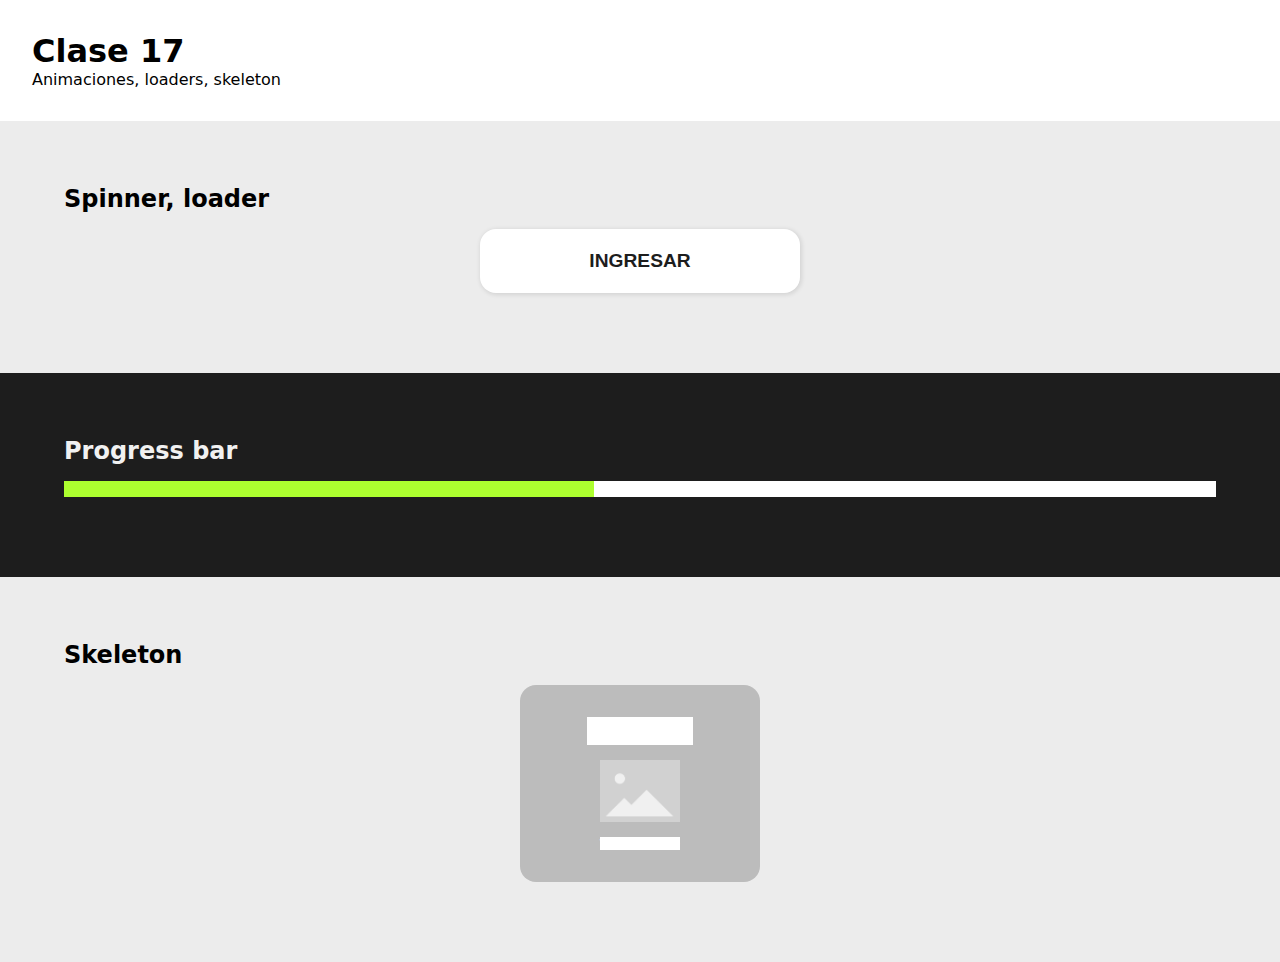
<file: loader-progressbar-skeleton-main/index.html>
<!DOCTYPE html>
<html lang="es">
<head>
    <meta charset="UTF-8">
    <meta http-equiv="X-UA-Compatible" content="IE=edge">
    <meta name="viewport" content="width=device-width, initial-scale=1.0">
    <title>Clase 17</title>

    <link rel="stylesheet" href="./styles.css">
</head>
<body>
    <header>
        <h1>Clase 17</h1>
        <p>Animaciones, loaders, skeleton</p>
    </header>

    <section>
        <h2>Spinner, loader</h2>
        <button>
            <img class="oculto" src="./loader.gif" alt="">
            <span >INGRESAR</span>
        </button>
    </section>
    
    <section class="bg-dark">
        <h2>Progress bar</h2>
        
        <div id="barra">
            <div id="relleno"></div>
        </div>

    </section>
        
            
    <section id="pokemon">
        <h2>Skeleton</h2>
        <article class="skeleton">
            <h2>Nombre</h2>
            <img src="./imgplaceholder.png" alt="pokemon">
            <h6>Tipo: especie</h6>
        </article>
    </section> 



    <script src="./app.js"></script>
</body>
</html>
</file>
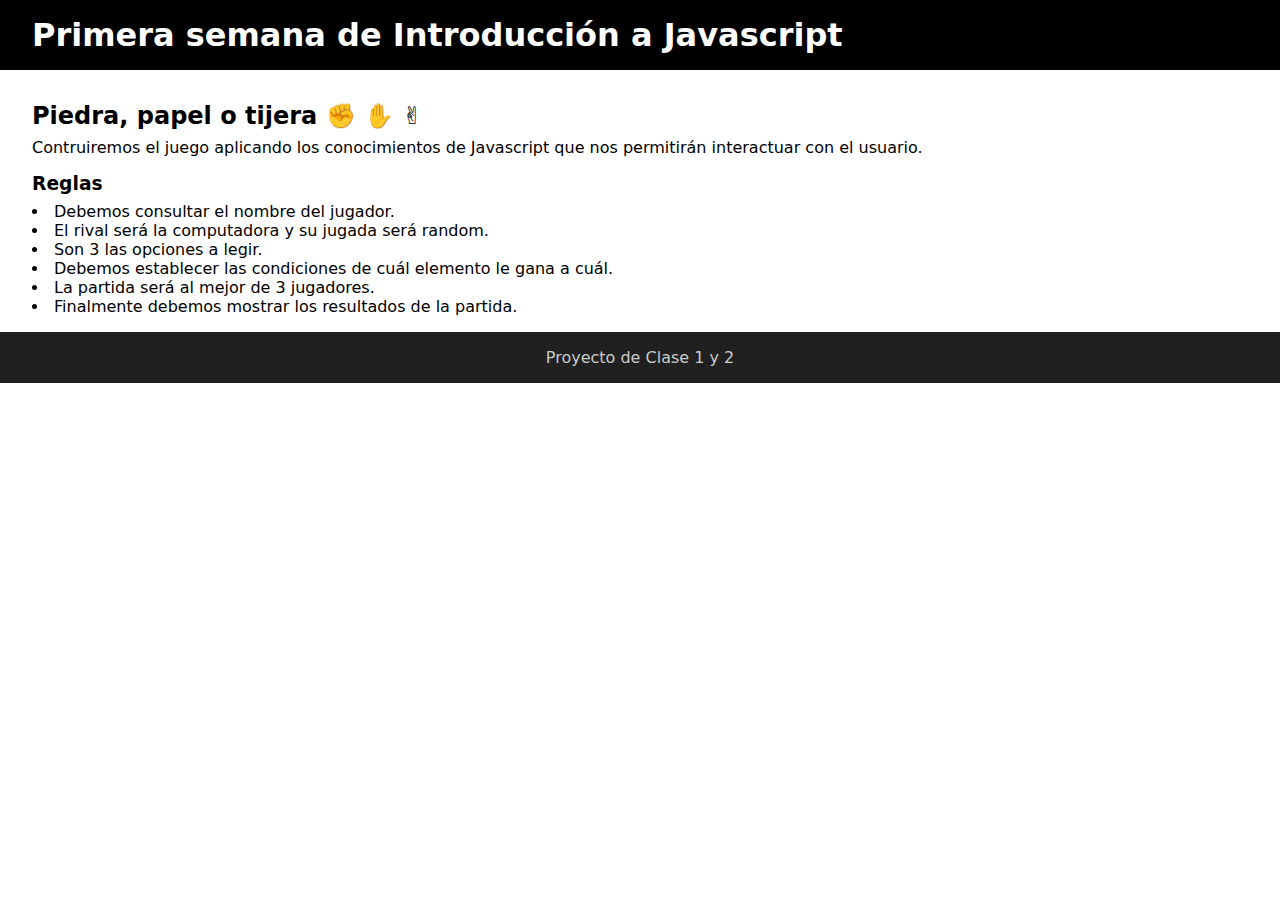
<file: Semana01/index.html>
<!DOCTYPE html>
<html lang="es">

<head>
    <meta charset="UTF-8">
    <meta http-equiv="X-UA-Compatible" content="IE=edge">
    <meta name="viewport" content="width=device-width, initial-scale=1.0">
    <title>Semana 1 - Frontend 2</title>
    <link rel="stylesheet" href="./styles.css">
</head>

<body>

    <header>
        <h1>Primera semana de Introducción a Javascript</h1>
    </header>
    <main>
        <h2>Piedra, papel o tijera <span>✊ ✋ ✌</span></h2>
        <p>Contruiremos el juego aplicando los conocimientos de Javascript que nos permitirán interactuar con el
            usuario.</p>
        <h3>Reglas</h3>
        <ul>
            <li>Debemos consultar el nombre del jugador.</li>
            <li>El rival será la computadora y su jugada será random.</li>
            <li>Son 3 las opciones a legir.</li>
            <li>Debemos establecer las condiciones de cuál elemento le gana a cuál.</li>
            <li>La partida será al mejor de 3 jugadores.</li>
            <li>Finalmente debemos mostrar los resultados de la partida.</li>
        </ul>
    </main>
    <footer>
        Proyecto de Clase 1 y 2
    </footer>
    <!-- <script> 
        console.log("Tratar de dominar al mundo");
    </script> -->



    <!-- 👇 Comentar o descomentar para conectar con el script -->
    <script src="./clase1.js"></script>

    <!-- <script src="./clase2.js"></script>
    <script src="./clase2Bis.js"></script> -->


</body>

</html>
</file>
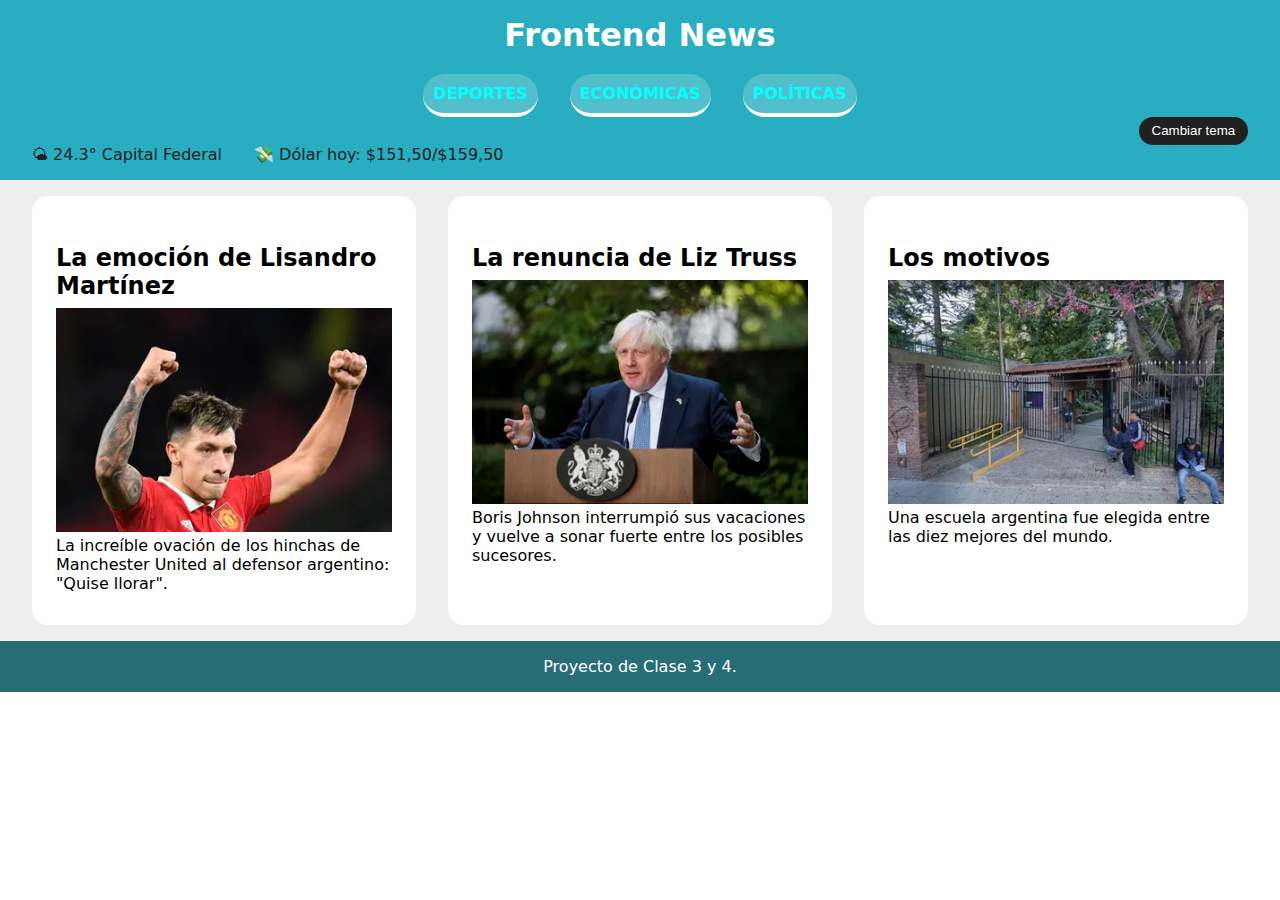
<file: Semana02/index.html>
<!DOCTYPE html>
<html lang="es">

<head>
    <meta charset="UTF-8">
    <meta http-equiv="X-UA-Compatible" content="IE=edge">
    <meta name="viewport" content="width=device-width, initial-scale=1.0">
    <title>Semana 2 - Frontend 2</title>
    <link rel="stylesheet" href="./styles.css">
</head>

<body>

    <header>
        <h1>Frontend News</h1>
        <nav>
            <ul>
                <li>Deportes</li>
                <li>Económicas</li>
                <li>Políticas</li>
            </ul>
        </nav>
        <div class="tema">
            <button>Cambiar tema</button>
        </div>
        <div class="info">
            <p class="clima">🌤 24.3° Capital Federal</p>
            <p class="dolar">💸 Dólar hoy: $151,50/$159,50</p>
        </div>
    </header>

    <main class="noticias">
        <article>
            <h2>La emoción de Lisandro Martínez</h2>
            <img src="./img/futbol.webp" alt="">
            <p>La increíble ovación de los hinchas de Manchester United al defensor argentino: "Quise llorar".</p>
        </article>

        <article>
            <h2> La renuncia de Liz Truss</h2>
            <img src="./img/boris.webp" alt="">
            <p>Boris Johnson interrumpió sus vacaciones y vuelve a sonar fuerte entre los posibles sucesores.</p>
        </article>

        <article>
            <h2>Los motivos</h2>
            <img src="./img/escuela.webp" alt="">
            <p>Una escuela argentina fue elegida entre las diez mejores del mundo.</p>
        </article>

    </main>
    <footer>
        Proyecto de Clase 3 y 4.
    </footer>

    <!-- 👇 Comentar o descomentar para conectar con el script -->
    <script src="./clase3.js"></script>
    <!-- <script src="./clase4.js"></script> -->


</body>

</html>
</file>
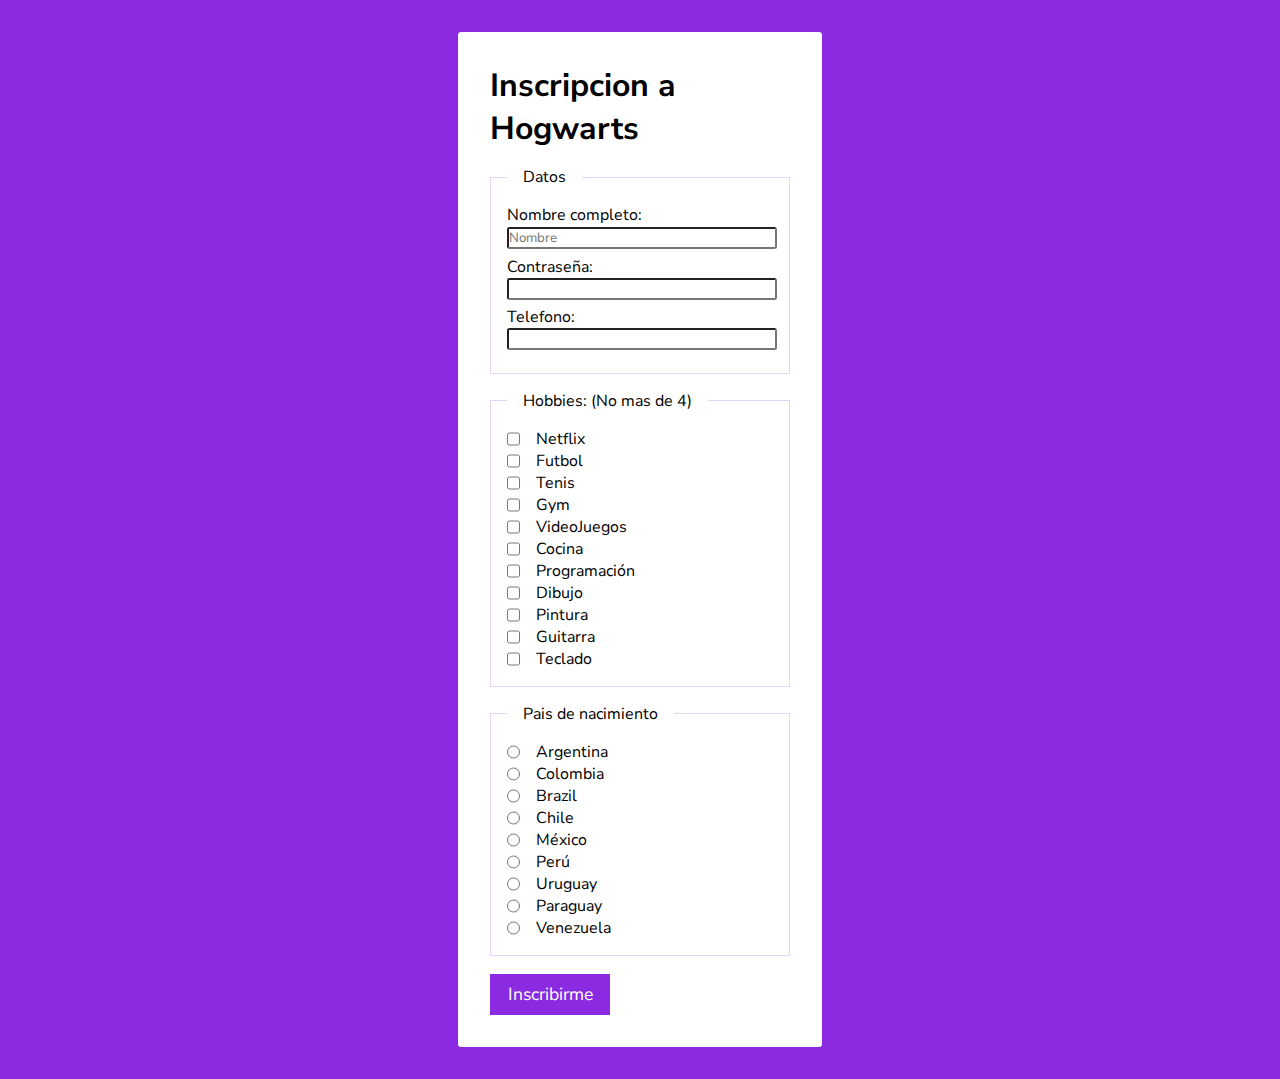
<file: Semana04/index.html>
<!DOCTYPE html>
<html lang="es">

<head>
  <meta charset="UTF-8">
  <meta http-equiv="X-UA-Compatible" content="IE=edge">
  <meta name="viewport" content="width=device-width, initial-scale=1.0">
  <link rel="stylesheet" href="./css/styles.css">
  <title>Semana 4</title>
</head>

<body>
  <form>
    <h1>Inscripcion a Hogwarts</h1>
    <fieldset class="datos">
      <legend>Datos</legend>

      <label for="nom">
        <span>
          Nombre completo:
        </span>
        <input type="text" class="" name="nom" id="nom" autocomplete="off" placeholder="Nombre">
      </label>
      
      <label for="pass">Contraseña:</label>
      <input type="password" name="pass" id="pass">

      <label for="tel">Telefono:</label>
      <input type="text" name="tel" id="tel">

    </fieldset>

    <fieldset id="listado-hobbies">
      <legend>Hobbies: (No mas de 4)</legend>
      <div class="formGroup">
        <input type="checkbox" name="hobbies" id="Netflix">
        <label for="Netflix">Netflix</label>
      </div>
      <div class="formGroup">
        <input type="checkbox" name="hobbies" id="Futbol">
        <label for="Futbol">Futbol</label>
      </div>
      <div class="formGroup">
        <input type="checkbox" name="hobbies" id="Tenis">
        <label for="Tenis">Tenis</label>
      </div>
      <div class="formGroup">
        <input type="checkbox" name="hobbies" id="Gym" >
        <label for="Gym">Gym</label>
      </div>
      <div class="formGroup">
        <input type="checkbox" name="hobbies" id="VideoJuegos">
        <label for="VideoJuegos">VideoJuegos</label>
      </div>
      <div class="formGroup">
        <input type="checkbox" name="hobbies" id="Cocina">
        <label for="Cocina">Cocina</label>
      </div>
      <div class="formGroup">
        <input type="checkbox" name="hobbies" id="Programación">
        <label for="Programacion">Programación</label>
      </div>
      <div class="formGroup">
        <input type="checkbox" name="hobbies" id="Dibujo">
        <label for="Dibujo">Dibujo</label>
      </div>
      <div class="formGroup">
        <input type="checkbox" name="hobbies" id="Pintura">
        <label for="Pintura">Pintura</label>
      </div>
      <div class="formGroup">
        <input type="checkbox" name="hobbies" id="Guitarra">
        <label for="Guitarra">Guitarra</label>
      </div>
      <div class="formGroup">
        <input type="checkbox" name="hobbies" id="Teclado">
        <label for="Teclado">Teclado</label>
      </div>

    </fieldset>

    <fieldset>
      <legend>Pais de nacimiento</legend>
      <div class="formGroup">
        <input type="radio" name="nacionalidad" id="Argentina">
        <label for="Argentina">Argentina </label>
      </div>

      <div class="formGroup">
        <input type="radio" name="nacionalidad" id="Colombiana">
        <label for="Colombiana">Colombia </label>
      </div>

      <div class="formGroup">
        <input type="radio" name="nacionalidad" id="Brazilera">
        <label for="Brazilera">Brazil </label>
      </div>

      <div class="formGroup">
        <input type="radio" name="nacionalidad" id="Chilena">
        <label for="Chilena">Chile </label>
      </div>

      <div class="formGroup">
        <input type="radio" name="nacionalidad" id="Mexico" >
        <label for="Mexico">México </label>
      </div>
      
      <div class="formGroup">
        <input type="radio" name="nacionalidad" id="Perú">
        <label for="Perú">Perú </label>
      </div>
      
      <div class="formGroup">
        <input type="radio" name="nacionalidad" id="Uruguay">
        <label for="Uruguay">Uruguay </label>
      </div>
      
      <div class="formGroup">
        <input type="radio" name="nacionalidad" id="Paraguay">
        <label for="Paraguay">Paraguay </label>
      </div>
      
      <div class="formGroup">
        <input type="radio" name="nacionalidad" id="Venezolana">
        <label for="Venezolana">Venezuela </label>
      </div>
    </fieldset>
    <button type="submit">Inscribirme</button>
    
  </form>


  <script src="clase8.js"></script>

</body>

</html>
</file>
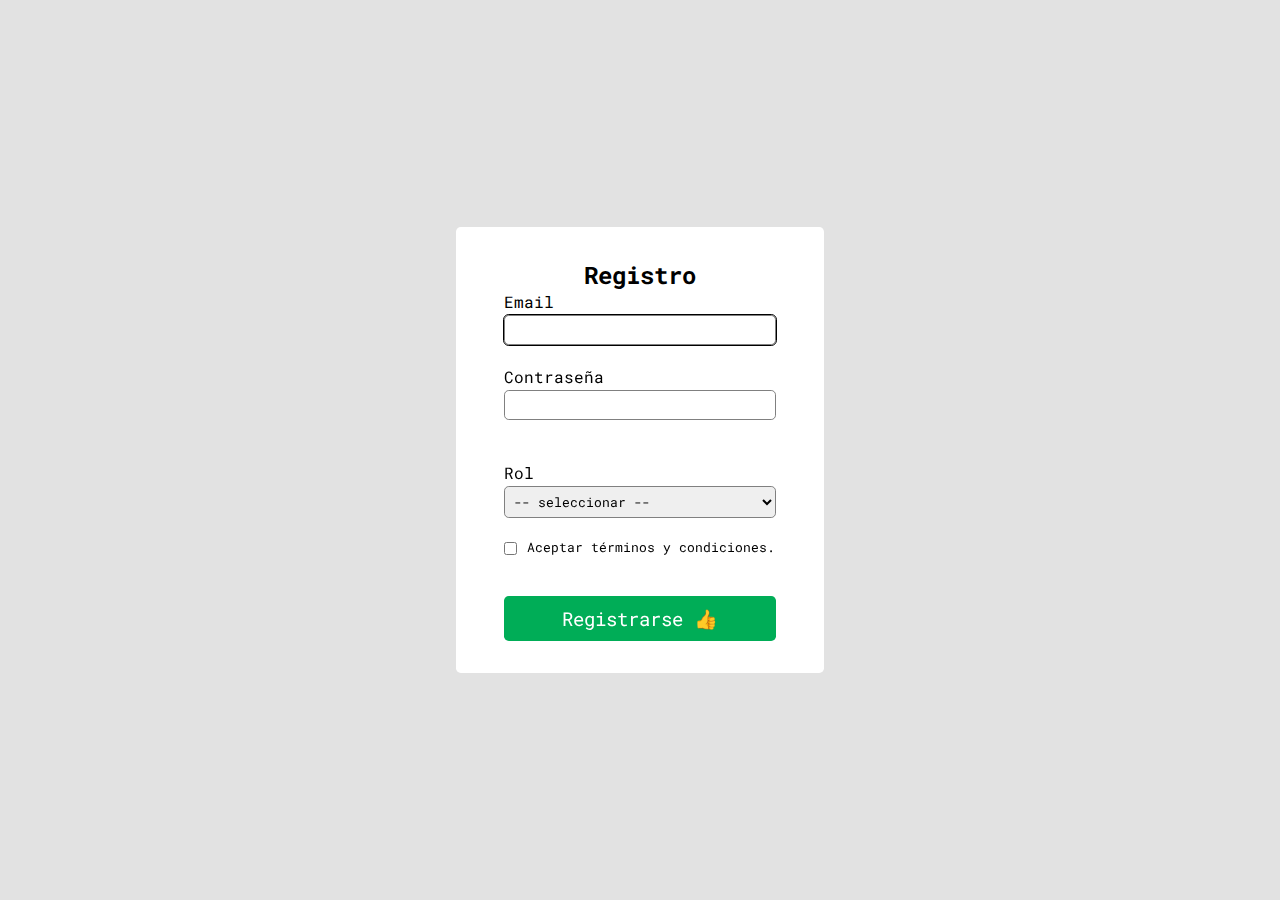
<file: Semana05/index.html>
<!DOCTYPE html>
<html lang="es">

<head>
    <meta charset="UTF-8">
    <meta http-equiv="X-UA-Compatible" content="IE=edge">
    <meta name="viewport" content="width=device-width, initial-scale=1.0">
    <title>Clase 12</title>
    <link href="https://fonts.googleapis.com/css2?family=Roboto+Mono:wght@100;400;700&display=swap" rel="stylesheet">
    <link rel="stylesheet" href="./css/styles.css">
</head>

<body>

    <form>
        <div class="fila">
            <h2>Registro</h2>
        </div>
        <div class="fila">
            <label for="email">Email</label>
            <input type="email" id="email" autofocus>
            <p><small class="error" id="emailError">Debe ser un email válido.</small></p>
        </div>
        <div class="fila">
            <label for="password">Contraseña</label>
            <input type="password" id="password">
            <p><small class="error" id="passwordError">Deben ser al menos 6 caracteres sin espacios e incluir un número.</small></p>
        </div>
        <div class="fila">
            <label for="rol">Rol</label>
            <select id="rol">
                <option hidden disabled selected value>-- seleccionar --</option>
                <option value="frontend">frontend</option>
                <option value="backend">backend</option>
            </select>
            <p><small class="error" id="rolError">Selecciona un rol.</small></p>
        </div>
        <div class="fila">
            <div class="condiciones">
                <input type="checkbox" id="terminos">
                <label for="terminos">Aceptar términos y condiciones.</label>
            </div>
            <p><small class="error" id="terminosError">Debes aceptar los términos.</small></p>
        </div>
        <button type="submit">Registrarse 👍</button>
    </form>


    <script src="./Clase-09.js"></script>
</body>

</html>
</file>
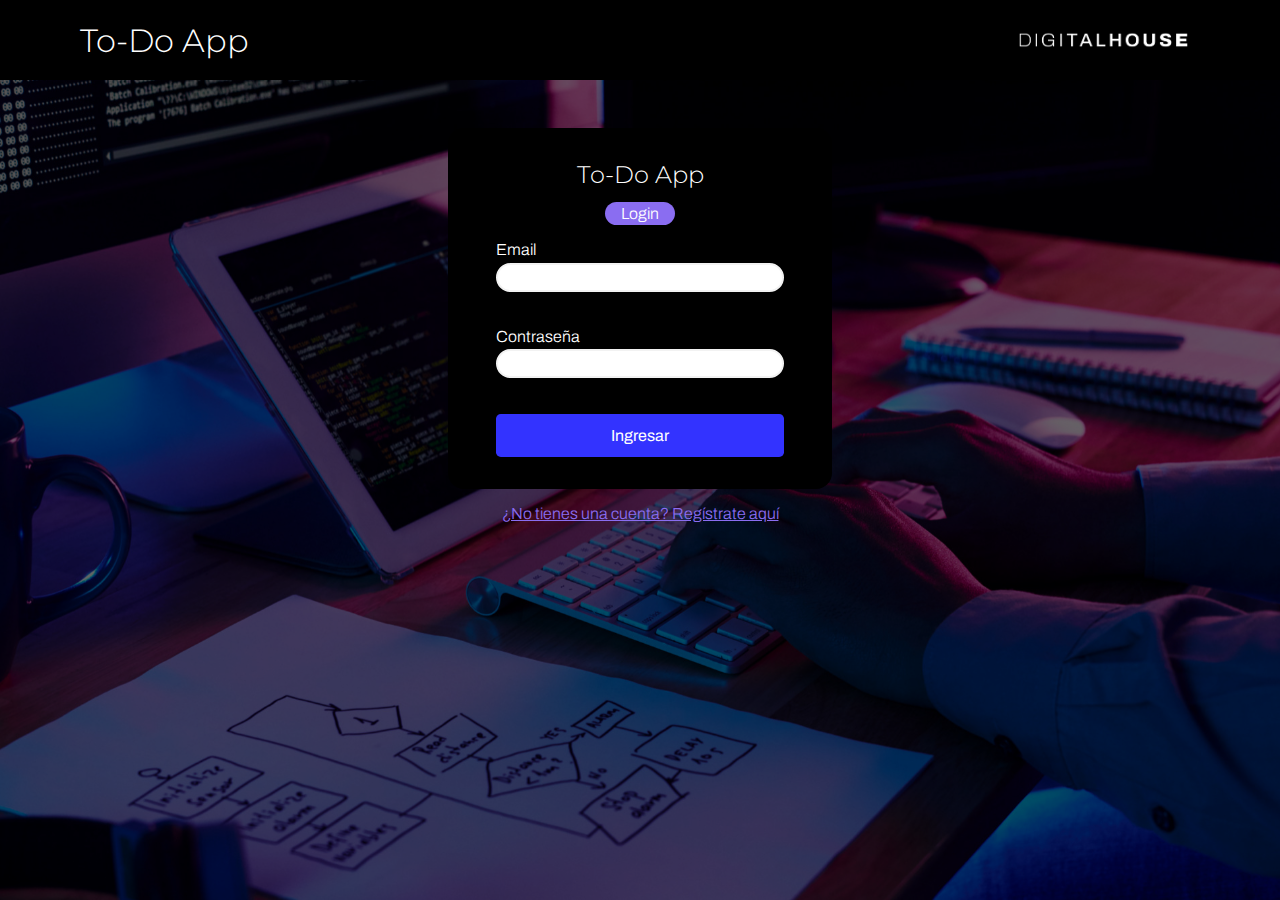
<file: ToDo-App/index.html>
<!DOCTYPE html>
<html lang="es">

<head>
  <meta charset="UTF-8">
  <meta http-equiv="X-UA-Compatible" content="IE=edge">
  <meta name="viewport" content="width=device-width, initial-scale=1.0">
  <title>ToDo App</title>
  <link rel="icon" type="image/x-icon" href="./assets/DH_Logo_Black.png">
  <meta name="description" content="Digital House CTD | Proyecto integrador | FRONTEND II"/>


  <!-- ---------------- estilos compartidos de login y signup ---------------- -->
  <link rel="stylesheet" href="./css/loginSignupStyles.css">


  <!-- ---------------------- logica aplicada en login ----------------------- -->
  <script src="./scripts/utils.js"></script>
  <script src="./scripts/login.js"></script>

</head>

<body>

  <header class="container">
    <nav>
      <h1>To-Do App</h1>
      <img src="./assets/DigitalHouse_Logo_White.png" alt="logo DH">
    </nav>
  </header>

  <div class="container">
    <form>
      <div class="form-header">
        <h2>To-Do App</h2>
        <p class="rounded">Login</p>
      </div>

      <!-- <label for="inputEmail">
        Email
        <input id="inputEmail" type="text" name="correo electrónico">
      </label> -->
      <label for="inputEmail">Email</label>
      <input id="inputEmail" type="text" name="correo electrónico">
      <span></span>
      
      <label for="inputPassword">Contraseña</label>
      <input id="inputPassword" type="password" name="contraseña">
      <span></span>
      
      <button type="submit">Ingresar</button>

    </form>

    <div class="ingresarA">
      <a href="signup.html">¿No tienes una cuenta? Regístrate aquí</a>
    </div>

  </div>

</body>

</html>
</file>
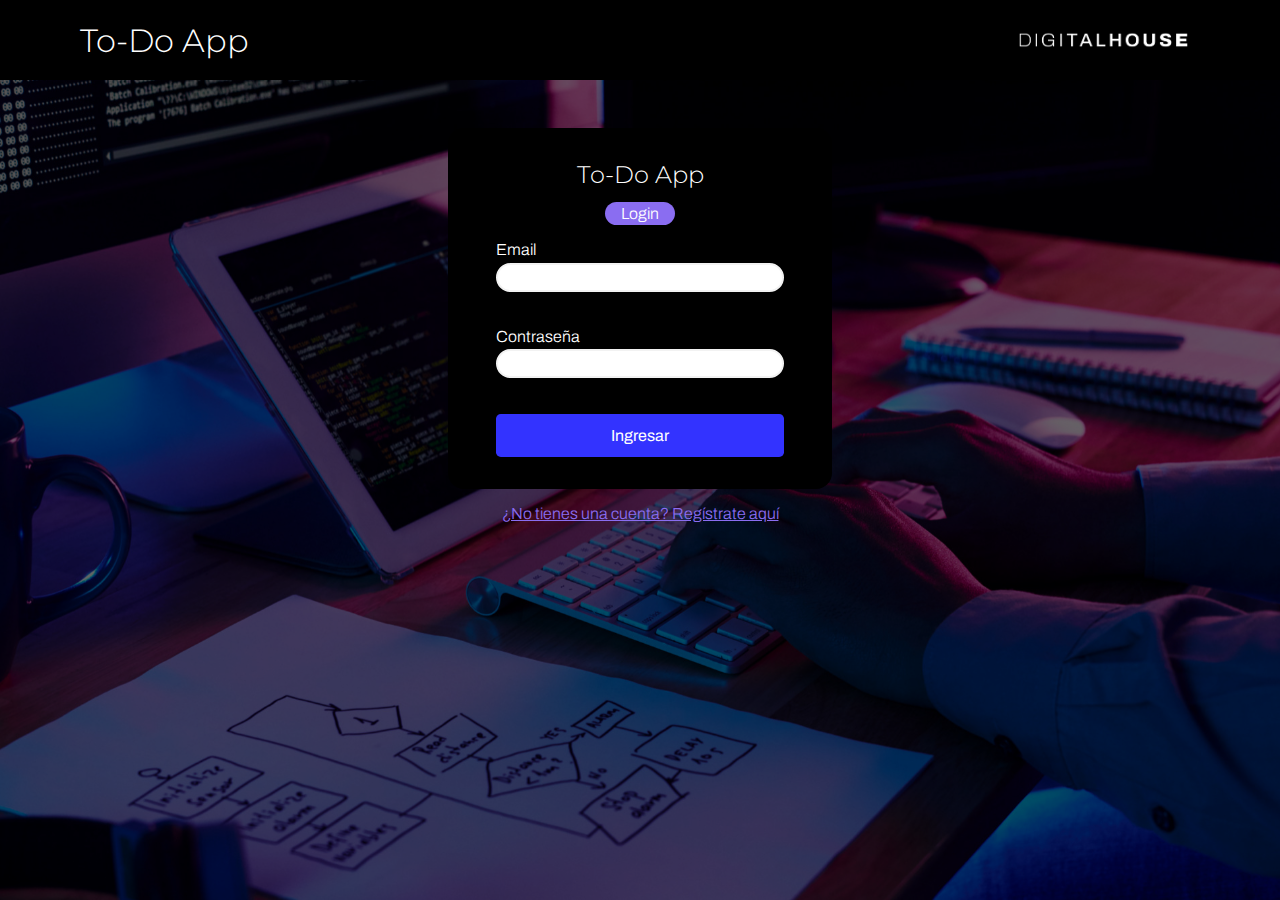
<file: ToDo-AppV1.1/index.html>
<!DOCTYPE html>
<html lang="es">

<head>
  <meta charset="UTF-8">
  <meta http-equiv="X-UA-Compatible" content="IE=edge">
  <meta name="viewport" content="width=device-width, initial-scale=1.0">
  <title>ToDo App</title>
  <link rel="icon" type="image/x-icon" href="./assets/DH_Logo_Black.png">
  <meta name="description" content="Digital House CTD | Proyecto integrador | FRONTEND II"/>


  <!-- ---------------- estilos compartidos de login y signup ---------------- -->
  <link rel="stylesheet" href="./css/loginSignupStyles.css">

  <!-- ---------------------- logica aplicada en login ----------------------- -->
  <script src="./scripts/utils.js"></script>
  <script src="./scripts/login.js"></script>

</head>

<body>

  <header class="container">
    <nav>
      <h1>To-Do App</h1>
      <img src="./assets/DigitalHouse_Logo_White.png" alt="logo DH">
    </nav>
  </header>

  <div class="container">
    <form>
      <div class="form-header">
        <h2>To-Do App</h2>
        <p class="rounded">Login</p>
      </div>

      <!-- <label for="inputEmail">
        Email
        <input id="inputEmail" type="text">
      </label> -->
      <label for="inputEmail">Email</label>
      <input id="inputEmail" type="text" name="correo electonico">
      <span></span>
      <label for="inputPassword">Contraseña</label>
      <input id="inputPassword" type="password" name="contraseña">
      <span></span>

      <button type="submit">Ingresar</button>

    </form>

    <div class="ingresarA">
      <a href="signup.html">¿No tienes una cuenta? Regístrate aquí</a>
    </div>

  </div>

</body>

</html>
</file>
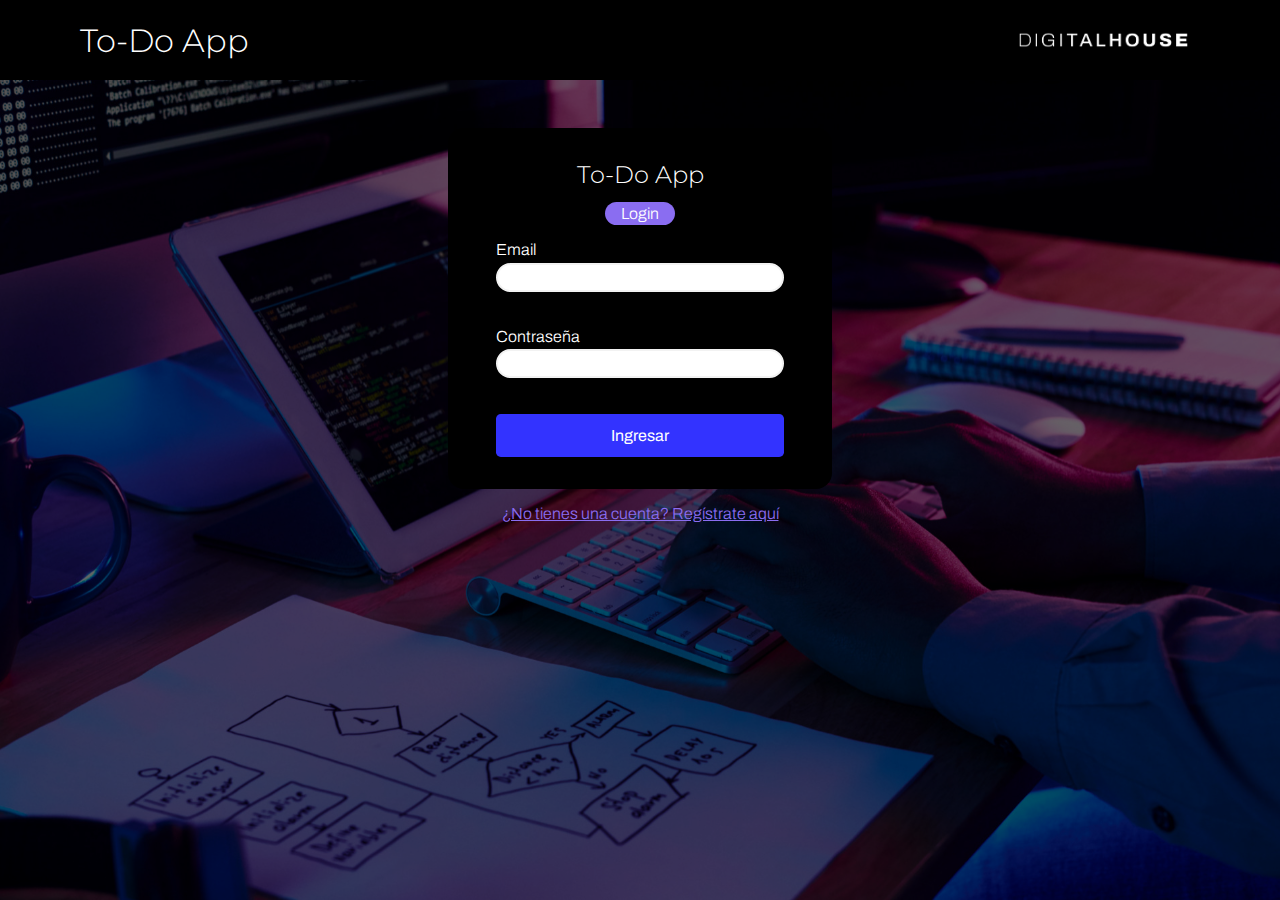
<file: ToDo-AppV1.2/index.html>
<!DOCTYPE html>
<html lang="es">

<head>
  <meta charset="UTF-8">
  <meta http-equiv="X-UA-Compatible" content="IE=edge">
  <meta name="viewport" content="width=device-width, initial-scale=1.0">
  <title>ToDo App</title>
  <link rel="icon" type="image/x-icon" href="./assets/DH_Logo_Black.png">
  <meta name="description" content="Digital House CTD | Proyecto integrador | FRONTEND II"/>


  <!-- ---------------- estilos compartidos de login y signup ---------------- -->
  <link rel="stylesheet" href="./css/loginSignupStyles.css">

  <!-- PWA: Esto para enlazar a nuestro MANIFEST.JSON -->
  <link rel="manifest" href="manifest.json" />


  <!-- ---------------------- logica aplicada en login ----------------------- -->
  <script src="./scripts/utils.js"></script>
  <script src="./scripts/login.js"></script>

</head>

<body>

  <header class="container">
    <nav>
      <h1>To-Do App</h1>
      <img src="./assets/DigitalHouse_Logo_White.png" alt="logo DH">
    </nav>
  </header>

  <div class="container">
    <form>
      <div class="form-header">
        <h2>To-Do App</h2>
        <p class="rounded">Login</p>
      </div>

      <!-- <label for="inputEmail">
        Email
        <input id="inputEmail" type="text">
      </label> -->
      <label for="inputEmail">Email</label>
      <input id="inputEmail" type="text" name="correo electonico">
      <span></span>
      <label for="inputPassword">Contraseña</label>
      <input id="inputPassword" type="password" name="contraseña">
      <span></span>

      <button type="submit">Ingresar</button>

    </form>

    <div class="ingresarA">
      <a href="signup.html">¿No tienes una cuenta? Regístrate aquí</a>
    </div>

  </div>

  <script>
    if ("serviceWorker" in navigator) {
      window.addEventListener("load", function() {
        navigator.serviceWorker
          .register("/serviceWorker.js")
          .then(res => console.log("service worker registered"))
          .catch(err => console.log("service worker not registered", err))
      })
    }
  </script>

</body>

</html>
</file>
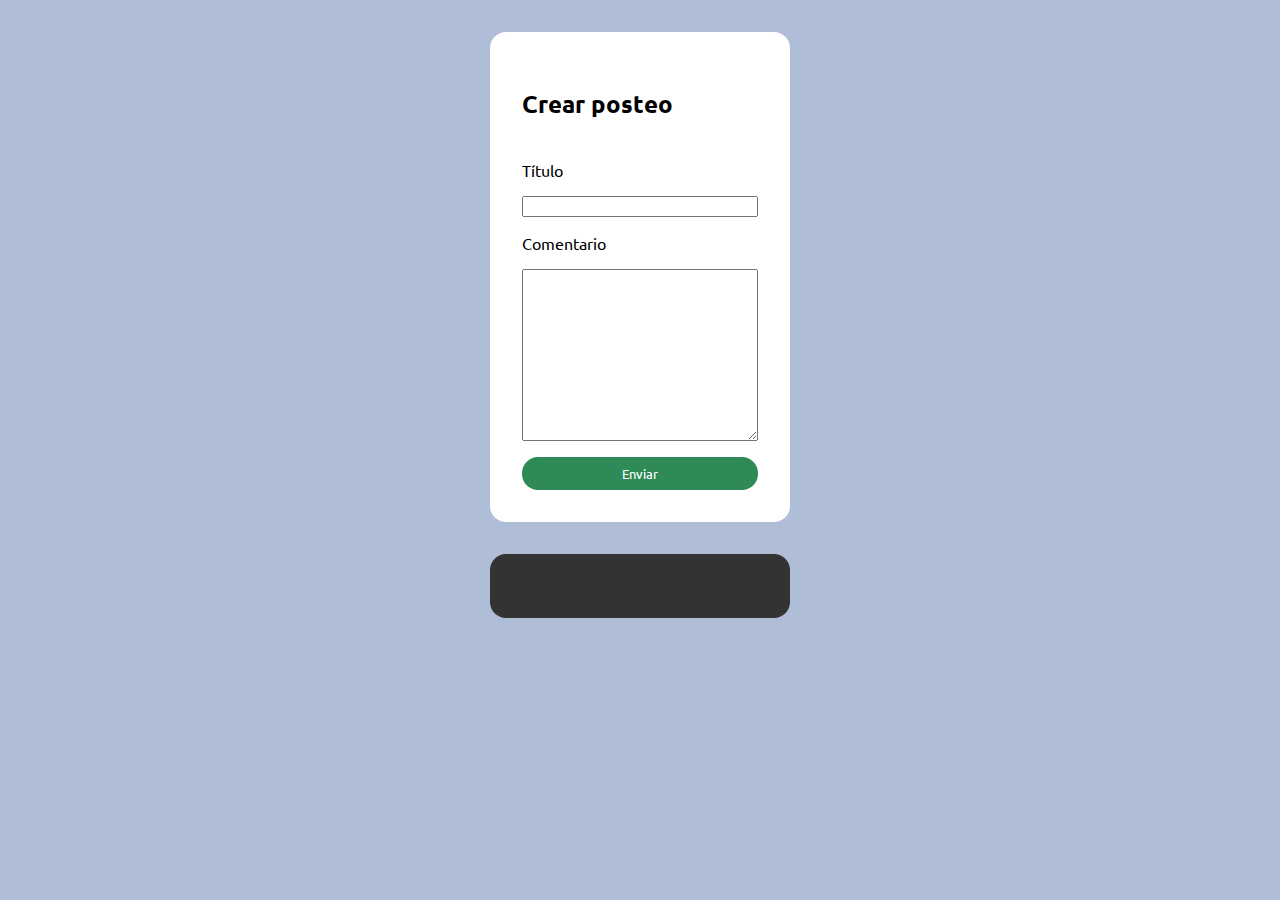
<file: Semana06/post.html>
<!DOCTYPE html>
<html lang="en">

<head>
    <meta charset="UTF-8">
    <meta http-equiv="X-UA-Compatible" content="IE=edge">
    <meta name="viewport" content="width=device-width, initial-scale=1.0">
    <title>Clase 18 - POST</title>
    <link rel="stylesheet" href="./css/styles.css">
</head>
<style>
    form {
        background-color: white;
        border-radius: 1rem;
        max-width: 300px;
        padding: 2rem;
        margin: 0 auto 2rem auto;
        display: flex;
        flex-direction: column;
        gap: 1rem;
    }

    button {
        background-color: seagreen;
        color: white;
        border: none;
        padding: .5rem 0;
        border-radius: 1rem;
    }

    .respuesta {
        background-color: rgb(51, 51, 51);
        color: white;
        border-radius: 1rem;
        max-width: 300px;
        padding: 2rem;
        margin: 0 auto 2rem auto;
        display: flex;
        flex-direction: column;
        gap: .5rem;
    }
</style>

<body>

    <form>
        <h2>Crear posteo</h2>
        <label for="titulo">Título</label>
        <input type="text" name="titulo" id="titulo">
        <label for="comentario">Comentario</label>
        <textarea name="comentario" id="comentario" cols="30" rows="10"></textarea>
        <button type="submit">Enviar</button>
    </form>

    <div class="respuesta">

    </div>


    <script src="./js/clase-12.js"></script>
</body>

</html>
</file>
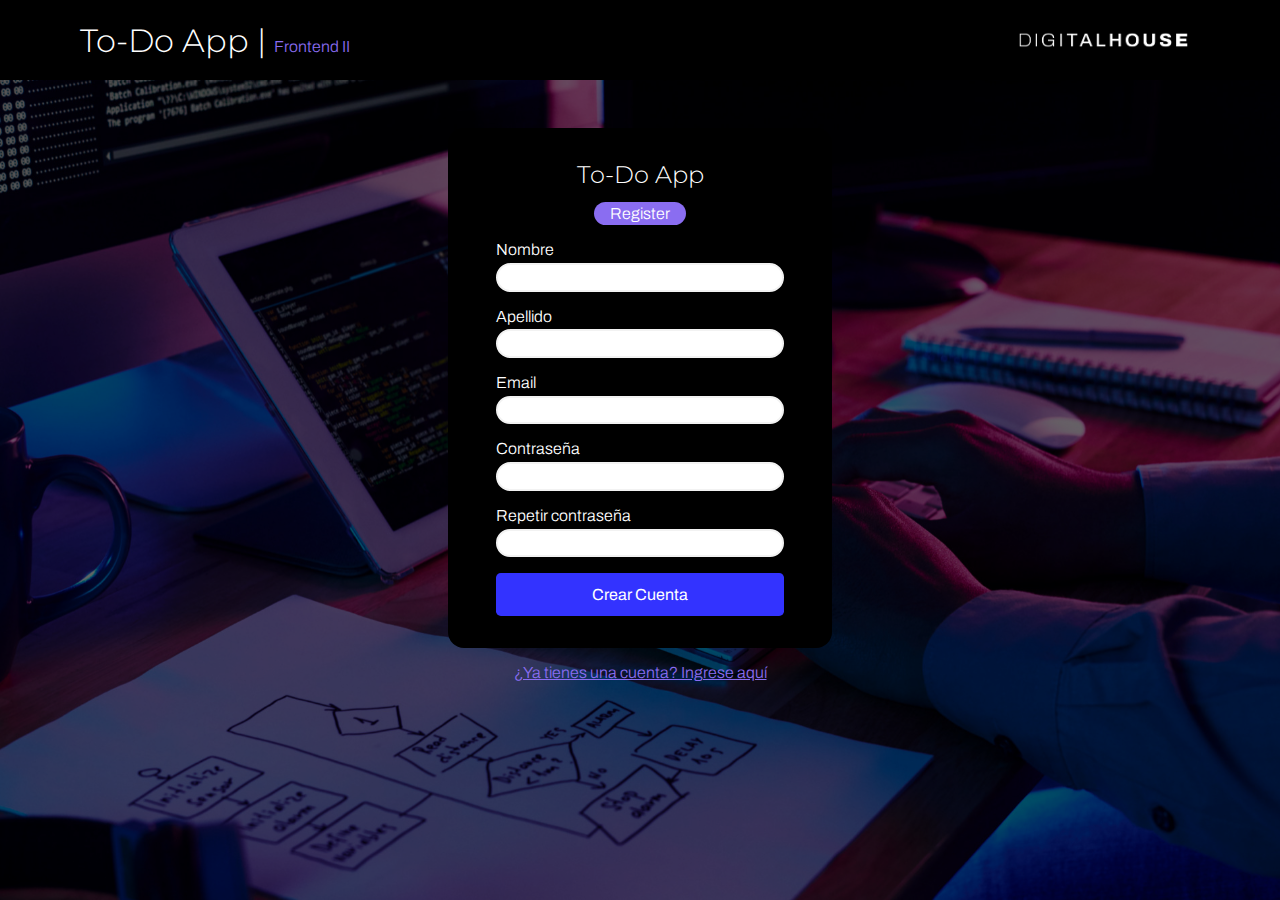
<file: ToDo-App/signup.html>
<!DOCTYPE html>
<html lang="es">

<head>
  <meta charset="UTF-8">
  <meta http-equiv="X-UA-Compatible" content="IE=edge">
  <meta name="viewport" content="width=device-width, initial-scale=1.0">
  <title>ToDo App</title>
  <link rel="icon" type="image/x-icon" href="./assets/DH_Logo_Black.png">
  <meta name="description" content="Digital House CTD | Proyecto integrador | FRONTEND II"/>


  <!-- ---------------- estilos compartidos de login y signup ---------------- -->
  <link rel="stylesheet" href="./css/loginSignupStyles.css">


  <!-- ---------------------- logica aplicada en register -------------------- -->
  <script src="./scripts/utils.js"></script>
  <script src="./scripts/signup.js"></script>

</head>

<body>
  <header class="container">
    <nav>
      <h1>To-Do App | <span>Frontend II</span></h1>
      <img src="./assets/DigitalHouse_Logo_White.png" alt="logo DH">
    </nav>
  </header>

  <div class="container">
    <form>
      <div class="form-header">
        <h2>To-Do App</h2>
        <p class="rounded">Register</p>
      </div>

      <label>Nombre</label>
      <input id="inputNombre" type="text">

      <label>Apellido</label>
      <input id="inputApellido" type="text">

      <label>Email</label>
      <input id="inputEmail" type="text">

      <label>Contraseña</label>
      <input id="inputPassword" type="password">

      <label>Repetir contraseña</label>
      <input id="inputPasswordRepetida" type="password">

      <button type="submit">Crear Cuenta</button>
    </form>

    <div class="ingresarA">
      <a href="index.html">¿Ya tienes una cuenta? Ingrese aquí</a>
    </div>
  </div>

</body>

</html>
</file>
<file: loader-progressbar-skeleton-main/styles.css>
*{
    margin: 0;
    padding: 0;
    box-sizing: border-box;
}

header{
    padding: 2rem;
}

body{
    font-family:system-ui,-apple-system,"Segoe UI","Roboto","Ubuntu","Cantarell","Noto Sans",sans-serif,"Apple Color Emoji","Segoe UI Emoji","Segoe UI Symbol","Noto Color Emoji";
}
section{
    background-color: rgb(236, 236, 236);
    padding: 4rem;
}
.bg-dark{
    background-color: rgb(29, 29, 29);
    color: rgb(241, 241, 241);
}

button{
    display: flex;
    justify-content: center;
    align-items: center;
    width: 20rem;
    height: 4rem;
    margin: 1rem auto;
    padding: 1rem;
    border-radius: 1rem;
    outline: none;
    border: none;
    background-color: white;
    box-shadow: 1px 1px 4px 1px rgba(0, 0, 0, 0.1);
    font-weight: bold;
    font-size: 1.2rem;
    color: rgb(29, 29, 29);
    cursor: pointer;
}
button:hover{
    background-color: rgb(250, 250, 245);
}
button:active{
    box-shadow: 1px 1px 4px 1px rgba(0, 0, 0, 0.01);
    transform: scale(99%);
}
button[disabled]{
    background-color: rgb(189, 189, 189);
}
button img{
    width: 40px;
}

.oculto{
    display: none;
}

#barra{
    margin: 1rem 0;
    background-color: white;
    width: 100%;
    height: 1rem;
}
#relleno{
    background-color: greenyellow;
    height: 100%;
    width: 0%;
}

article{
    width: 15rem;
    padding: 2rem 1rem;
    margin: 1rem auto;
    background-color: rgb(255, 250, 98);
    display: flex;
    flex-direction: column;
    justify-content: center;
    align-items: center;
    gap: 15px;
    border-radius: 1rem;
}

article img{
    width: 80px;
}

.skeleton{
    background-color: rgb(188, 188, 188);
    animation: titilar 2s infinite ease-in;
}
.skeleton h2{
    color: white;
    background-color: white;
}
.skeleton h6{
    color: white;
    background-color: white;
}

@keyframes titilar {
    0%{
        opacity: .9;
    }
    50%{
        opacity: .4;
    }
    100%{
        opacity: .9;
    }
}
</file>
<file: Semana01/styles.css>
html {
    scroll-behavior: smooth;
}

* {
    margin: 0;
    padding: 0;
    box-sizing: border-box;
}

body {
    font-family: system-ui, -apple-system, BlinkMacSystemFont, 'Segoe UI', Roboto, Oxygen, Ubuntu, Cantarell, 'Open Sans', 'Helvetica Neue', sans-serif;
}

header {
    padding: 1rem 2rem;
    background-color: black;
    color: white;
}

main {
    padding: 1rem 2rem;

}
h2,h3{
    margin: 1rem 0 .5rem 0;
}

ul {
    list-style-position: inside;
}

footer {
    padding: 1rem;
    background-color: rgb(32, 32, 32);
    color: rgb(202, 202, 202);
    text-align: center;
}
</file>
<file: Semana02/styles.css>
:root {
    --celeste: rgb(40, 174, 192);
    --celeste-oscuro: rgb(40, 108, 117);
    --oscuro: rgb(32, 32, 32);
}

html {
    scroll-behavior: smooth;
}

* {
    margin: 0;
    padding: 0;
    box-sizing: border-box;
}

body {
    font-family: system-ui, -apple-system, BlinkMacSystemFont, 'Segoe UI', Roboto, Oxygen, Ubuntu, Cantarell, 'Open Sans', 'Helvetica Neue', sans-serif;
}

header {
    padding: 1rem 2rem;
    background-color: var(--celeste);
    color: white;
}

header h1 {
    text-align: center;
}

.tema {
    display: flex;
    justify-content: end;
}

.tema button {
    padding: .4rem .8rem;
    border: none;
    border-radius: 1rem;
    background-color: var(--oscuro);
    color: white;
}

.info {
    display: flex;
    gap: 2rem;
    color: var(--oscuro)
}


nav ul {
    display: flex;
    justify-content: center;
    gap: 2rem;
    list-style: none;
}

nav ul li {
    cursor: pointer;
    border-bottom: 4px solid white;
    font-weight: bold;
    padding: .3rem .7rem;
}

main {
    padding: 1rem 2rem;

}

h2,
h3 {
    margin: 1rem 0 .5rem 0;
}

ul {
    list-style-position: inside;
}

.noticias {
    display: flex;
    justify-content: center;
    gap: 2rem;
    background-color: rgb(238, 238, 238);
}

article {
    min-width: 30%;
    background-color: white;
    max-width: 24rem;
    padding: 2rem 1.5rem;
    border-radius: 1rem;
}

article img {
    width: 100%;
}

footer {
    padding: 1rem;
    background-color: var(--celeste-oscuro);
    color: white;
    text-align: center;
}

/* ------------------------------- tema oscuro ------------------------------ */
.dark {
    background-color: var(--oscuro);
}

.dark header {
    background-color: black;
}

.dark .info {
    color: white;
}

.dark .noticias {
    background-color: var(--oscuro);
}

.dark footer {
    background-color: black;
}
.dark .noticias article {
    background-color: black;
    color: white;
}
</file>
<file: Semana04/css/styles.css>
@import url('https://fonts.googleapis.com/css2?family=Nunito+Sans:wght@200;400&display=swap');

* {
  margin: 0;
  padding: 0;
  font-family: 'Nunito Sans', sans-serif;
}

body {
  background-color: blueviolet;
}

form {
  background-color: white;
  width: 300px;
  padding: 2em;
  margin: 2em auto;
  border-radius: .2em;
}

h1 {
  margin-bottom: .5em;
}

fieldset {
  display: flex;
  flex-direction: column;
  /* flex-wrap: wrap; */
  width: 100%;
  border: none;
  border: 1px solid rgba(137, 43, 226, 0.205);
  margin-top: 1em;
  box-sizing: border-box;
  padding: 1em;
}

fieldset legend {
  padding: 0 1em;
}

.datos input {
  width: 100%;
  margin-bottom: .5em;
  border-radius: .2em;
}

.formGroup {
  width: 100%;
  display: flex;
  gap: 1em;
}

button {
  background-color: blueviolet;
  color: white;
  font-size: 1.1em;
  padding: .5em 1em;
  border: none;
  margin-top: 1em;
  cursor: pointer;
}

button:disabled {
  opacity: .5;
  cursor: not-allowed;
}
</file>
<file: Semana05/css/styles.css>
:root {
    --primary: rgb(0, 173, 87);
    --secondary: rgb(0, 114, 221);
    --danger: red;

}

* {
    padding: 0;
    margin: 0;
    box-sizing: border-box;
    border-radius: .3rem;
}

body {
    font-family: 'Roboto Mono', monospace, sans-serif;
    background-color: rgb(226, 226, 226);
    display: flex;
    justify-content: center;
    align-items: center;
    height: 100vh;
}

form {
    background-color: white;
    width: 23rem;
    padding: 2rem 3rem;
    display: flex;
    flex-direction: column;
}

h2 {
    text-align: center;
}

.fila {
    display: flex;
    flex-direction: column;
}

input:focus-visible,
select:focus-visible {
    outline: 1px solid black;
}

input,
select {
    outline: none;
    border: 1px solid gray;
    margin-top: 3px;
    padding: 5px;
    font-family: 'Roboto Mono', monospace, sans-serif;

}

.condiciones {
    display: flex;
    align-items: center;
    gap: 10px;

}

.condiciones label {
    font-size: .8rem;
}

form button {
    font-family: 'Roboto Mono', monospace, sans-serif;
    padding: 10px;
    font-size: 1.2rem;
    border: none;
    background-color: var(--primary);
    color: white;
    cursor: pointer;
    margin-top: 20px;
}

form button:disabled {
    opacity: 0.6;
    cursor: not-allowed;
}

.error {
    color: var(--danger);
    font-size: .7rem;
    visibility: hidden;
}

.visible {
    visibility: visible;
}

/* -------------------------------- page user ------------------------------- */
.user {
    background-color: #ddd;
    padding: 20px;
    border: 1px solid rgb(181, 181, 181);
    text-align: center;
}

.user img {
    max-width: 80%;
    border-radius: 50vh;
    border: 2px solid white;
}

.bg-primary {
    background-color: var(--secondary);
}
</file>
<file: ToDo-App/css/loginSignupStyles.css>
@import url('./globalStyles.css');

body {
    background-image: url('../assets/wallpaper1.jpg');
    background-repeat: no-repeat;
    background-position: center;
    background-size: cover;
    /* capa sobre fondo */
    box-shadow: inset 0 0 0 1000px rgba(0, 0, 0, .6);

}

header {
    background-color: var(--negro);
    height: 5rem;
    margin-bottom: 3rem;
}

nav {
    padding: 1rem;
    height: 100%;
    display: flex;
    justify-content: space-between;
    align-items: center;
}

nav h1 span {
    font-weight: 300;
    font-size: 1rem;
    color: var(--lila);
}
nav img {
    display: block;
    height: 80%;
}

.container {
    padding: 0 5%;
}

form {
    background-color: var(--negro);
    max-width: 24rem;
    margin: 0 auto;
    padding: 2rem 3rem;
    border-radius: 1rem;
    display: flex;
    flex-direction: column;
}


.form-header {
    display: flex;
    flex-direction: column;
    align-items: center;
    margin-bottom: 1rem;
}

.form-header h2 {
    margin-bottom: .8rem;
}

.form-header p {
    background-color: var(--lila);
    padding: .2rem 1rem;
}

form label {
    margin-bottom: .3rem;
}

form input {
    border-radius: 100vh;
    margin-bottom: 1rem;
    padding: .3rem 1rem;
    border: 2px solid var(--app-grey);
}

form input:focus {
    outline: none;
    border: 2px solid var(--lila);
}

form button{
    background-color: var(--azul);
    color: white;
    padding: .8rem 0;
    border-radius: .3rem;
    font-size: 1rem;
    font-weight: 400;
}
form button:hover{
    background-color: var(--azul-hover);
}

.ingresarA {
    padding: 1rem 0;
    text-align: center;
}

.ingresarA a {
    color: var(--lila);
}
.ingresarA a:hover{
    color: var(--azul);
}

/* Estilos para ver la validación */
form span {
    padding-bottom: 20px;
    text-align: center;
}

.invalid {
    border: solid 2px red;
    box-shadow: 0 0 10px red;
}

.error {
    color: red;
    display: block;
}
</file>
<file: ToDo-AppV1.1/css/loginSignupStyles.css>
@import url('./globalStyles.css');

body {
    background-image: url('../assets/wallpaper1.jpg');
    background-repeat: no-repeat;
    background-position: center;
    background-size: cover;
    /* capa sobre fondo */
    box-shadow: inset 0 0 0 1000px rgba(0, 0, 0, .6);

}

header {
    background-color: var(--negro);
    height: 5rem;
    margin-bottom: 3rem;
}

nav {
    padding: 1rem;
    height: 100%;
    display: flex;
    justify-content: space-between;
    align-items: center;
}

nav h1 span {
    font-weight: 300;
    font-size: 1rem;
    color: var(--lila);
}
nav img {
    display: block;
    height: 80%;
}

.container {
    padding: 0 5%;
}

form {
    background-color: var(--negro);
    max-width: 24rem;
    margin: 0 auto;
    padding: 2rem 3rem;
    border-radius: 1rem;
    display: flex;
    flex-direction: column;
}


.form-header {
    display: flex;
    flex-direction: column;
    align-items: center;
    margin-bottom: 1rem;
}

.form-header h2 {
    margin-bottom: .8rem;
}

.form-header p {
    background-color: var(--lila);
    padding: .2rem 1rem;
}

form label {
    margin-bottom: .3rem;
}

form input {
    border-radius: 100vh;
    margin-bottom: 1rem;
    padding: .3rem 1rem;
    border: 2px solid var(--app-grey);
}

form input:focus {
    outline: none;
    border: 2px solid var(--lila);
}

form button{
    background-color: var(--azul);
    color: white;
    padding: .8rem 0;
    border-radius: .3rem;
    font-size: 1rem;
    font-weight: 400;
}
form button:hover{
    background-color: var(--azul-hover);
}

.ingresarA {
    padding: 1rem 0;
    text-align: center;
}

.ingresarA a {
    color: var(--lila);
}
.ingresarA a:hover{
    color: var(--azul);
}

/* Estilos para ver la validación */
form span {
    padding-bottom: 20px;
    text-align: center;
}

.invalid {
    border: solid 2px red;
    box-shadow: 0 0 10px red;
}

.error {
    color: red;
    display: block;
}
</file>
<file: ToDo-AppV1.2/css/loginSignupStyles.css>
@import url('./globalStyles.css');

body {
    background-image: url('../assets/wallpaper1.jpg');
    background-repeat: no-repeat;
    background-position: center;
    background-size: cover;
    /* capa sobre fondo */
    box-shadow: inset 0 0 0 1000px rgba(0, 0, 0, .6);

}

header {
    background-color: var(--negro);
    height: 5rem;
    margin-bottom: 3rem;
}

nav {
    padding: 1rem;
    height: 100%;
    display: flex;
    justify-content: space-between;
    align-items: center;
}

nav h1 span {
    font-weight: 300;
    font-size: 1rem;
    color: var(--lila);
}
nav img {
    display: block;
    height: 80%;
}

.container {
    padding: 0 5%;
}

form {
    background-color: var(--negro);
    max-width: 24rem;
    margin: 0 auto;
    padding: 2rem 3rem;
    border-radius: 1rem;
    display: flex;
    flex-direction: column;
}


.form-header {
    display: flex;
    flex-direction: column;
    align-items: center;
    margin-bottom: 1rem;
}

.form-header h2 {
    margin-bottom: .8rem;
}

.form-header p {
    background-color: var(--lila);
    padding: .2rem 1rem;
}

form label {
    margin-bottom: .3rem;
}

form input {
    border-radius: 100vh;
    margin-bottom: 1rem;
    padding: .3rem 1rem;
    border: 2px solid var(--app-grey);
}

form input:focus {
    outline: none;
    border: 2px solid var(--lila);
}

form button{
    background-color: var(--azul);
    color: white;
    padding: .8rem 0;
    border-radius: .3rem;
    font-size: 1rem;
    font-weight: 400;
}
form button:hover{
    background-color: var(--azul-hover);
}

.ingresarA {
    padding: 1rem 0;
    text-align: center;
}

.ingresarA a {
    color: var(--lila);
}
.ingresarA a:hover{
    color: var(--azul);
}

/* Estilos para ver la validación */
form span {
    padding-bottom: 20px;
    text-align: center;
}

.invalid {
    border: solid 2px red;
    box-shadow: 0 0 10px red;
}

.error {
    color: red;
    display: block;
}
</file>
<file: Semana06/css/styles.css>
@import url('https://fonts.googleapis.com/css2?family=Ubuntu:wght@300;400;700&display=swap');

:root {
    --primary: #bc002e;
    --black: #080808;
    --app-grey: rgb(175, 189, 214);
  }

*{
    padding: 0;
    margin: 0;
    box-sizing: border-box;
    font-family: 'Ubuntu', sans-serif;
}
body{
  background-color: var(--app-grey);
  padding: 2em 0;
}
h2{
  padding: 1em 0;
}
img{
  width: 100%;
}
main{
  margin: 0 auto;
  padding: 0 2em;
  max-width: 600px;
  display: flex;
  flex-direction: column;
  gap: 1em;
}

.mostrar{
  display: flex;
  justify-content: end;
}
.mostrar button{
  border: none;
  background-color: transparent;
  color: blue;
  font-size: 1rem;
  cursor: pointer;
}

.comentarios{
  display: flex;
  flex-direction: column;
  gap: .7em;
}
.comentario{
  background-color: #e5e5e5;
  padding: .5em 1em;
}
</file>
